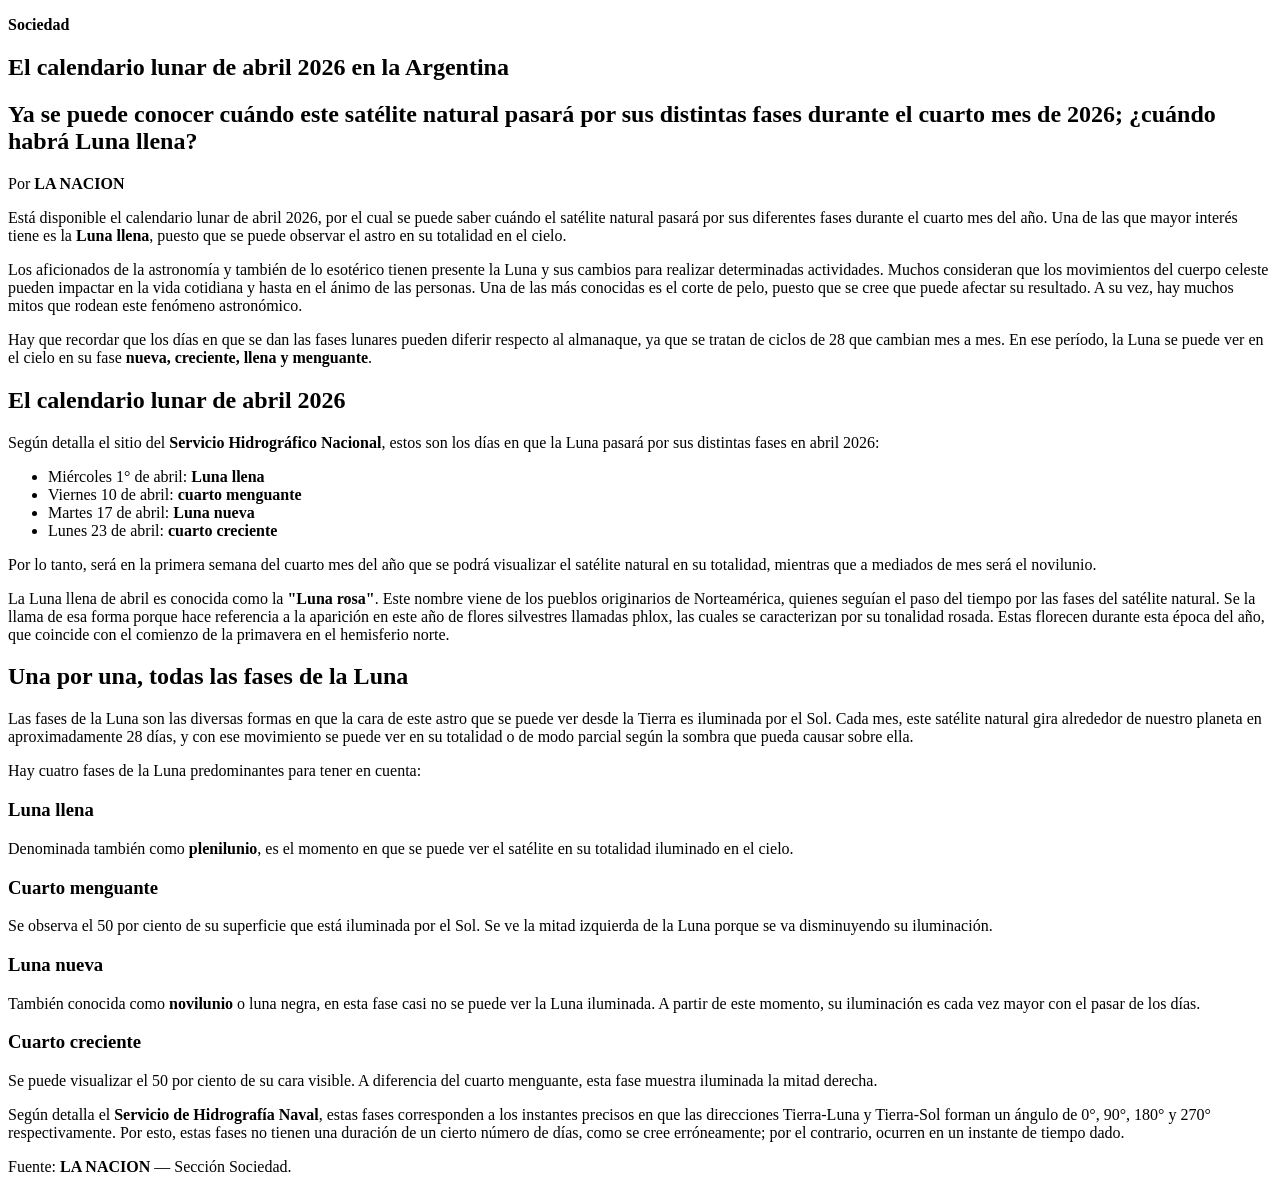
<file: index.html>
<!DOCTYPE html>
<html lang="es">
<head>
    <meta charset="UTF-8">
    <title>El calendario lunar de abril 2026 en la Argentina - LA NACION</title>
</head>
<body>
    <article>
        <header>
            <p><strong>Sociedad</strong></p>
            <h1>El calendario lunar de abril 2026 en la Argentina</h1>
            <h2>Ya se puede conocer cuándo este satélite natural pasará por sus distintas fases durante el cuarto mes de 2026; ¿cuándo habrá Luna llena?</h2>
            <p>Por <strong>LA NACION</strong></p>
        </header>

        <section>
            <p>Está disponible el calendario lunar de abril 2026, por el cual se puede saber cuándo el satélite natural pasará por sus diferentes fases durante el cuarto mes del año. Una de las que mayor interés tiene es la <strong>Luna llena</strong>, puesto que se puede observar el astro en su totalidad en el cielo.</p>

            <p>Los aficionados de la astronomía y también de lo esotérico tienen presente la Luna y sus cambios para realizar determinadas actividades. Muchos consideran que los movimientos del cuerpo celeste pueden impactar en la vida cotidiana y hasta en el ánimo de las personas. Una de las más conocidas es el corte de pelo, puesto que se cree que puede afectar su resultado. A su vez, hay muchos mitos que rodean este fenómeno astronómico.</p>

            <p>Hay que recordar que los días en que se dan las fases lunares pueden diferir respecto al almanaque, ya que se tratan de ciclos de 28 que cambian mes a mes. En ese período, la Luna se puede ver en el cielo en su fase <strong>nueva, creciente, llena y menguante</strong>.</p>
        </section>

        <section>
            <h2>El calendario lunar de abril 2026</h2>
            <p>Según detalla el sitio del <strong>Servicio Hidrográfico Nacional</strong>, estos son los días en que la Luna pasará por sus distintas fases en abril 2026:</p>
            <ul>
                <li>Miércoles 1° de abril: <strong>Luna llena</strong></li>
                <li>Viernes 10 de abril: <strong>cuarto menguante</strong></li>
                <li>Martes 17 de abril: <strong>Luna nueva</strong></li>
                <li>Lunes 23 de abril: <strong>cuarto creciente</strong></li>
            </ul>

            <p>Por lo tanto, será en la primera semana del cuarto mes del año que se podrá visualizar el satélite natural en su totalidad, mientras que a mediados de mes será el novilunio.</p>

            <p>La Luna llena de abril es conocida como la <strong>"Luna rosa"</strong>. Este nombre viene de los pueblos originarios de Norteamérica, quienes seguían el paso del tiempo por las fases del satélite natural. Se la llama de esa forma porque hace referencia a la aparición en este año de flores silvestres llamadas phlox, las cuales se caracterizan por su tonalidad rosada. Estas florecen durante esta época del año, que coincide con el comienzo de la primavera en el hemisferio norte.</p>
        </section>

        <section>
            <h2>Una por una, todas las fases de la Luna</h2>
            <p>Las fases de la Luna son las diversas formas en que la cara de este astro que se puede ver desde la Tierra es iluminada por el Sol. Cada mes, este satélite natural gira alrededor de nuestro planeta en aproximadamente 28 días, y con ese movimiento se puede ver en su totalidad o de modo parcial según la sombra que pueda causar sobre ella.</p>

            <p>Hay cuatro fases de la Luna predominantes para tener en cuenta:</p>

            <h3>Luna llena</h3>
            <p>Denominada también como <strong>plenilunio</strong>, es el momento en que se puede ver el satélite en su totalidad iluminado en el cielo.</p>

            <h3>Cuarto menguante</h3>
            <p>Se observa el 50 por ciento de su superficie que está iluminada por el Sol. Se ve la mitad izquierda de la Luna porque se va disminuyendo su iluminación.</p>

            <h3>Luna nueva</h3>
            <p>También conocida como <strong>novilunio</strong> o luna negra, en esta fase casi no se puede ver la Luna iluminada. A partir de este momento, su iluminación es cada vez mayor con el pasar de los días.</p>

            <h3>Cuarto creciente</h3>
            <p>Se puede visualizar el 50 por ciento de su cara visible. A diferencia del cuarto menguante, esta fase muestra iluminada la mitad derecha.</p>

            <p>Según detalla el <strong>Servicio de Hidrografía Naval</strong>, estas fases corresponden a los instantes precisos en que las direcciones Tierra-Luna y Tierra-Sol forman un ángulo de 0°, 90°, 180° y 270° respectivamente. Por esto, estas fases no tienen una duración de un cierto número de días, como se cree erróneamente; por el contrario, ocurren en un instante de tiempo dado.</p>
        </section>

        <footer>
            <p>Fuente: <strong>LA NACION</strong> — Sección Sociedad.</p>
        </footer>
    </article>
</body>
</html>
</file>
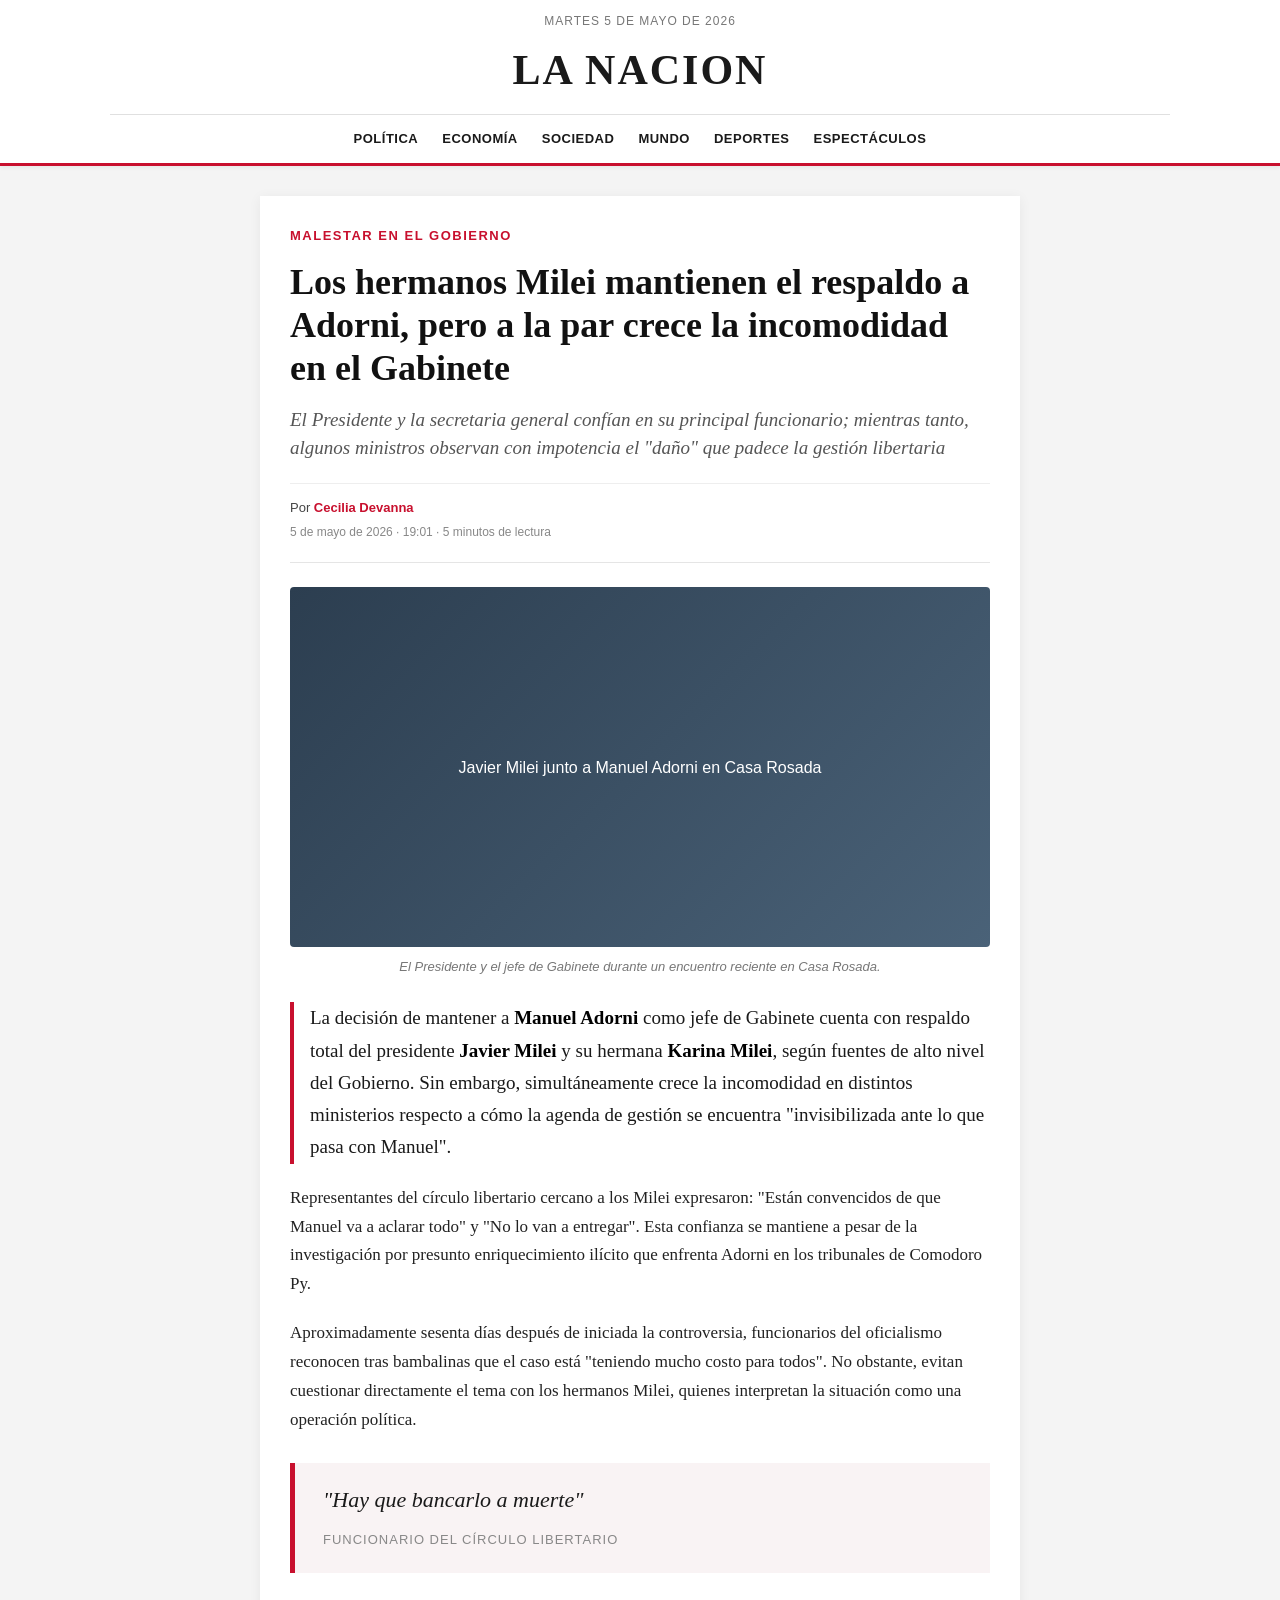
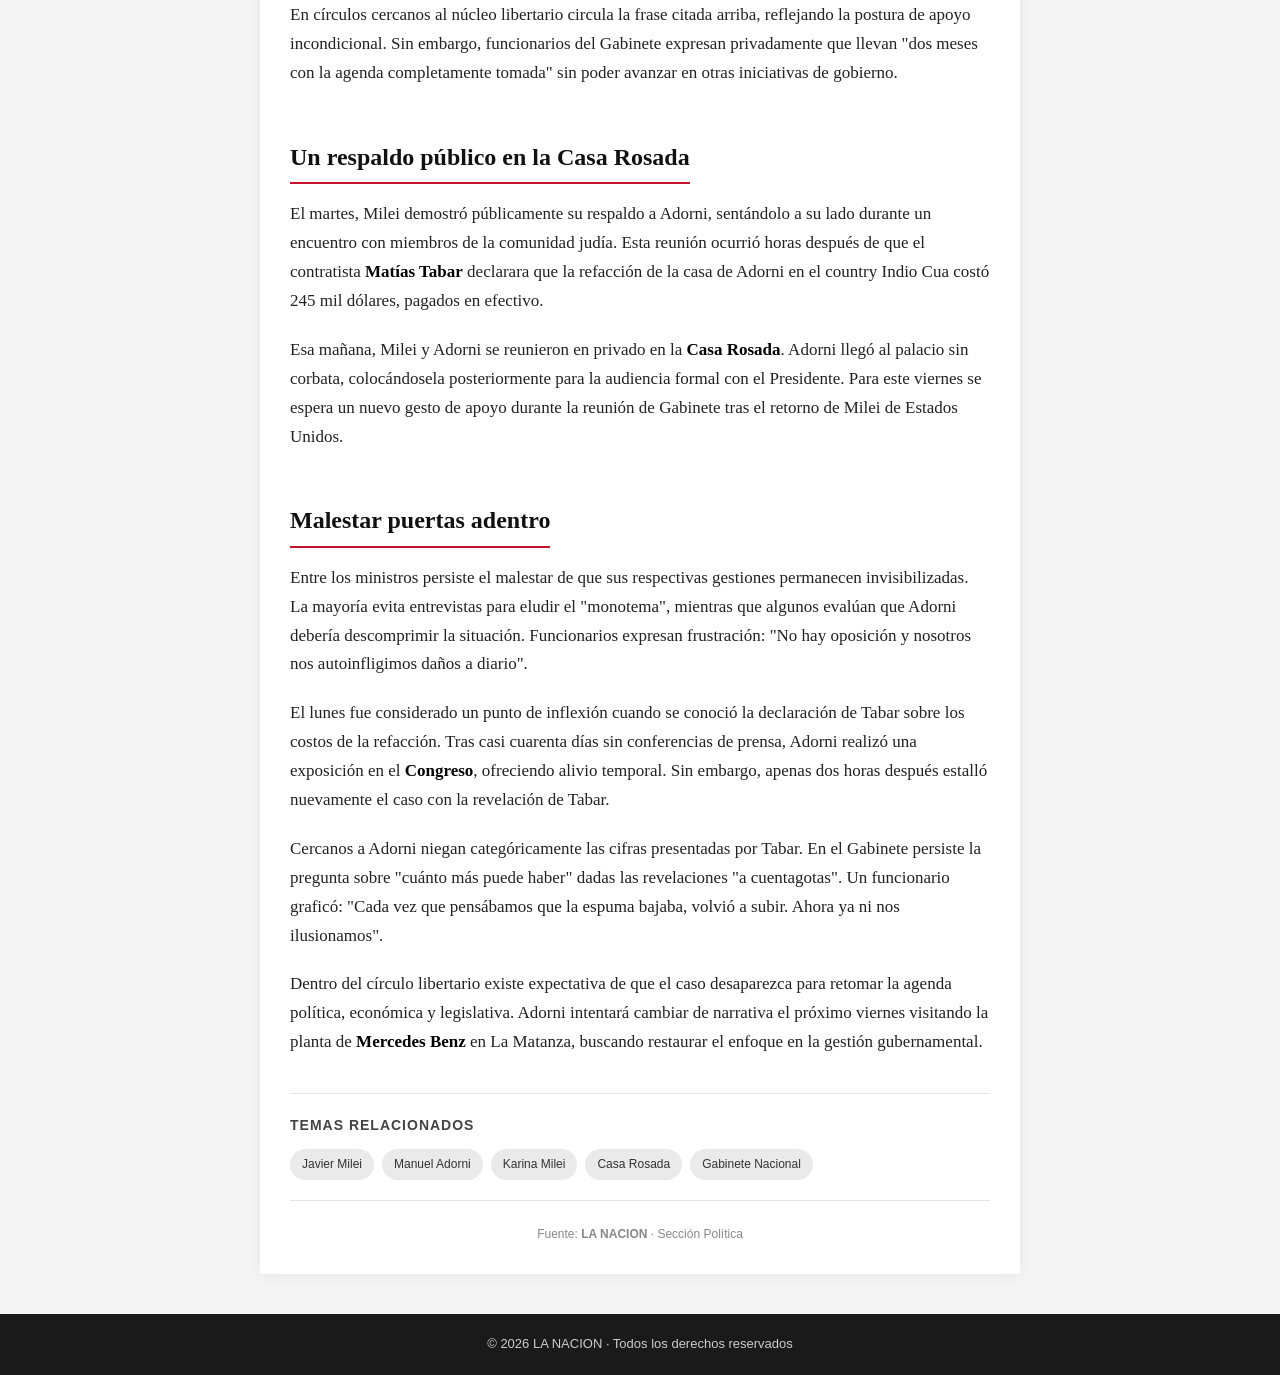
<file: actividad-04/index.html>
<!DOCTYPE html>
<html lang="es">
<head>
    <meta charset="UTF-8">
    <meta name="viewport" content="width=device-width, initial-scale=1.0">
    <title>Malestar en el Gobierno: los hermanos Milei mantienen el respaldo a Adorni - LA NACION</title>
    <link rel="stylesheet" href="styles.css">
</head>
<body>
    <header id="site-header">
        <div class="header-container">
            <p class="header-date">Martes 5 de mayo de 2026</p>
            <h1 class="site-logo">LA NACION</h1>
            <nav class="site-nav">
                <ul>
                    <li><a href="#">Política</a></li>
                    <li><a href="#">Economía</a></li>
                    <li><a href="#">Sociedad</a></li>
                    <li><a href="#">Mundo</a></li>
                    <li><a href="#">Deportes</a></li>
                    <li><a href="#">Espectáculos</a></li>
                </ul>
            </nav>
        </div>
    </header>

    <main id="contenido">
        <article class="nota">
            <header class="nota-header">
                <p class="seccion">Malestar en el Gobierno</p>
                <h1 class="titulo">Los hermanos Milei mantienen el respaldo a Adorni, pero a la par crece la incomodidad en el Gabinete</h1>
                <h2 class="bajada">El Presidente y la secretaria general confían en su principal funcionario; mientras tanto, algunos ministros observan con impotencia el "daño" que padece la gestión libertaria</h2>

                <div class="autor-info">
                    <p class="autor">Por <span class="autor-nombre">Cecilia Devanna</span></p>
                    <p class="fecha">5 de mayo de 2026 · 19:01 · <span class="lectura">5 minutos de lectura</span></p>
                </div>
            </header>

            <figure class="imagen-principal">
                <div class="imagen-placeholder">
                    <p>Javier Milei junto a Manuel Adorni en Casa Rosada</p>
                </div>
                <figcaption>El Presidente y el jefe de Gabinete durante un encuentro reciente en Casa Rosada.</figcaption>
            </figure>

            <section class="cuerpo">
                <p class="parrafo-destacado">La decisión de mantener a <strong>Manuel Adorni</strong> como jefe de Gabinete cuenta con respaldo total del presidente <strong>Javier Milei</strong> y su hermana <strong>Karina Milei</strong>, según fuentes de alto nivel del Gobierno. Sin embargo, simultáneamente crece la incomodidad en distintos ministerios respecto a cómo la agenda de gestión se encuentra "invisibilizada ante lo que pasa con Manuel".</p>

                <p>Representantes del círculo libertario cercano a los Milei expresaron: "Están convencidos de que Manuel va a aclarar todo" y "No lo van a entregar". Esta confianza se mantiene a pesar de la investigación por presunto enriquecimiento ilícito que enfrenta Adorni en los tribunales de Comodoro Py.</p>

                <p>Aproximadamente sesenta días después de iniciada la controversia, funcionarios del oficialismo reconocen tras bambalinas que el caso está "teniendo mucho costo para todos". No obstante, evitan cuestionar directamente el tema con los hermanos Milei, quienes interpretan la situación como una operación política.</p>

                <blockquote class="cita">
                    <p>"Hay que bancarlo a muerte"</p>
                    <cite>Funcionario del círculo libertario</cite>
                </blockquote>

                <p>En círculos cercanos al núcleo libertario circula la frase citada arriba, reflejando la postura de apoyo incondicional. Sin embargo, funcionarios del Gabinete expresan privadamente que llevan "dos meses con la agenda completamente tomada" sin poder avanzar en otras iniciativas de gobierno.</p>

                <h3 class="subtitulo">Un respaldo público en la Casa Rosada</h3>

                <p>El martes, Milei demostró públicamente su respaldo a Adorni, sentándolo a su lado durante un encuentro con miembros de la comunidad judía. Esta reunión ocurrió horas después de que el contratista <strong>Matías Tabar</strong> declarara que la refacción de la casa de Adorni en el country Indio Cua costó 245 mil dólares, pagados en efectivo.</p>

                <p>Esa mañana, Milei y Adorni se reunieron en privado en la <strong>Casa Rosada</strong>. Adorni llegó al palacio sin corbata, colocándosela posteriormente para la audiencia formal con el Presidente. Para este viernes se espera un nuevo gesto de apoyo durante la reunión de Gabinete tras el retorno de Milei de Estados Unidos.</p>

                <h3 class="subtitulo">Malestar puertas adentro</h3>

                <p>Entre los ministros persiste el malestar de que sus respectivas gestiones permanecen invisibilizadas. La mayoría evita entrevistas para eludir el "monotema", mientras que algunos evalúan que Adorni debería descomprimir la situación. Funcionarios expresan frustración: "No hay oposición y nosotros nos autoinfligimos daños a diario".</p>

                <p>El lunes fue considerado un punto de inflexión cuando se conoció la declaración de Tabar sobre los costos de la refacción. Tras casi cuarenta días sin conferencias de prensa, Adorni realizó una exposición en el <strong>Congreso</strong>, ofreciendo alivio temporal. Sin embargo, apenas dos horas después estalló nuevamente el caso con la revelación de Tabar.</p>

                <p>Cercanos a Adorni niegan categóricamente las cifras presentadas por Tabar. En el Gabinete persiste la pregunta sobre "cuánto más puede haber" dadas las revelaciones "a cuentagotas". Un funcionario graficó: "Cada vez que pensábamos que la espuma bajaba, volvió a subir. Ahora ya ni nos ilusionamos".</p>

                <p>Dentro del círculo libertario existe expectativa de que el caso desaparezca para retomar la agenda política, económica y legislativa. Adorni intentará cambiar de narrativa el próximo viernes visitando la planta de <strong>Mercedes Benz</strong> en La Matanza, buscando restaurar el enfoque en la gestión gubernamental.</p>
            </section>

            <aside class="temas">
                <h4>Temas relacionados</h4>
                <ul class="tags">
                    <li><a href="#">Javier Milei</a></li>
                    <li><a href="#">Manuel Adorni</a></li>
                    <li><a href="#">Karina Milei</a></li>
                    <li><a href="#">Casa Rosada</a></li>
                    <li><a href="#">Gabinete Nacional</a></li>
                </ul>
            </aside>

            <footer class="nota-footer">
                <p>Fuente: <strong>LA NACION</strong> · Sección Política</p>
            </footer>
        </article>
    </main>

    <footer id="site-footer">
        <p>© 2026 LA NACION · Todos los derechos reservados</p>
    </footer>
</body>
</html>
</file>
<file: actividad-04/styles.css>
* {
    margin: 0;
    padding: 0;
    box-sizing: border-box;
}

body {
    font-family: Georgia, "Times New Roman", serif;
    background-color: #f4f4f4;
    color: #1a1a1a;
    line-height: 1.6;
}

#site-header {
    background-color: #ffffff;
    border-bottom: 3px solid #c8102e;
    padding: 12px 0;
    box-shadow: 0 2px 4px rgba(0, 0, 0, 0.05);
}

.header-container {
    max-width: 1100px;
    margin: 0 auto;
    padding: 0 20px;
    text-align: center;
}

.header-date {
    font-family: Arial, Helvetica, sans-serif;
    font-size: 12px;
    color: #777;
    text-transform: uppercase;
    letter-spacing: 1px;
    margin-bottom: 6px;
}

.site-logo {
    font-family: "Playfair Display", Georgia, serif;
    font-size: 42px;
    font-weight: 900;
    color: #1a1a1a;
    letter-spacing: 2px;
    margin-bottom: 10px;
}

.site-nav ul {
    list-style: none;
    display: flex;
    justify-content: center;
    flex-wrap: wrap;
    gap: 24px;
    border-top: 1px solid #e0e0e0;
    padding-top: 10px;
}

.site-nav a {
    font-family: Arial, Helvetica, sans-serif;
    font-size: 13px;
    text-transform: uppercase;
    text-decoration: none;
    color: #1a1a1a;
    font-weight: bold;
    letter-spacing: 0.5px;
    transition: color 0.2s;
}

.site-nav a:hover {
    color: #c8102e;
}

#contenido {
    max-width: 760px;
    margin: 30px auto;
    padding: 30px;
    background-color: #ffffff;
    box-shadow: 0 2px 12px rgba(0, 0, 0, 0.06);
}

.nota-header {
    border-bottom: 1px solid #e5e5e5;
    padding-bottom: 20px;
    margin-bottom: 24px;
}

.seccion {
    font-family: Arial, Helvetica, sans-serif;
    font-size: 13px;
    color: #c8102e;
    text-transform: uppercase;
    letter-spacing: 1.5px;
    font-weight: bold;
    margin-bottom: 14px;
}

.titulo {
    font-family: "Playfair Display", Georgia, serif;
    font-size: 36px;
    line-height: 1.2;
    color: #111;
    margin-bottom: 16px;
    font-weight: 700;
}

.bajada {
    font-family: Georgia, serif;
    font-size: 19px;
    color: #555;
    font-weight: 400;
    line-height: 1.45;
    margin-bottom: 22px;
    font-style: italic;
}

.autor-info {
    font-family: Arial, Helvetica, sans-serif;
    font-size: 13px;
    color: #666;
    border-top: 1px solid #eee;
    padding-top: 14px;
}

.autor {
    margin-bottom: 4px;
    color: #444;
}

.autor-nombre {
    color: #c8102e;
    font-weight: bold;
}

.fecha {
    font-size: 12px;
    color: #888;
}

.imagen-principal {
    margin: 24px 0;
}

.imagen-placeholder {
    background: linear-gradient(135deg, #2c3e50, #4a6278);
    height: 360px;
    display: flex;
    align-items: center;
    justify-content: center;
    text-align: center;
    color: #fff;
    font-family: Arial, sans-serif;
    font-size: 16px;
    border-radius: 4px;
}

.imagen-principal figcaption {
    font-family: Arial, Helvetica, sans-serif;
    font-size: 13px;
    color: #777;
    margin-top: 10px;
    font-style: italic;
    text-align: center;
}

.cuerpo p {
    font-family: Georgia, serif;
    font-size: 17px;
    line-height: 1.7;
    color: #222;
    margin-bottom: 20px;
}

.cuerpo .parrafo-destacado {
    font-size: 19px;
    color: #1a1a1a;
    font-weight: 500;
    border-left: 4px solid #c8102e;
    padding-left: 16px;
}

.cuerpo strong {
    color: #000;
    font-weight: bold;
}

.subtitulo {
    font-family: "Playfair Display", Georgia, serif;
    font-size: 24px;
    color: #111;
    margin: 30px 0 16px 0;
    font-weight: 700;
    border-bottom: 2px solid #c8102e;
    padding-bottom: 6px;
    display: inline-block;
}

.cita {
    background-color: #f9f3f4;
    border-left: 5px solid #c8102e;
    margin: 28px 0;
    padding: 22px 28px;
    font-family: "Playfair Display", Georgia, serif;
}

.cita p {
    font-size: 22px;
    font-style: italic;
    color: #1a1a1a;
    line-height: 1.4;
    margin-bottom: 10px;
}

.cita cite {
    font-family: Arial, Helvetica, sans-serif;
    font-size: 13px;
    color: #888;
    font-style: normal;
    text-transform: uppercase;
    letter-spacing: 1px;
}

.temas {
    margin-top: 36px;
    padding: 20px 0;
    border-top: 1px solid #e5e5e5;
    border-bottom: 1px solid #e5e5e5;
}

.temas h4 {
    font-family: Arial, Helvetica, sans-serif;
    font-size: 14px;
    text-transform: uppercase;
    letter-spacing: 1px;
    color: #444;
    margin-bottom: 12px;
}

.tags {
    list-style: none;
    display: flex;
    flex-wrap: wrap;
    gap: 8px;
}

.tags li a {
    display: inline-block;
    background-color: #eaeaea;
    color: #333;
    text-decoration: none;
    font-family: Arial, Helvetica, sans-serif;
    font-size: 12px;
    padding: 6px 12px;
    border-radius: 16px;
    transition: background-color 0.2s, color 0.2s;
}

.tags li a:hover {
    background-color: #c8102e;
    color: #fff;
}

.nota-footer {
    margin-top: 24px;
    text-align: center;
    font-family: Arial, Helvetica, sans-serif;
    font-size: 12px;
    color: #888;
}

#site-footer {
    background-color: #1a1a1a;
    color: #ccc;
    text-align: center;
    padding: 20px 10px;
    font-family: Arial, Helvetica, sans-serif;
    font-size: 13px;
    margin-top: 40px;
}
</file>
